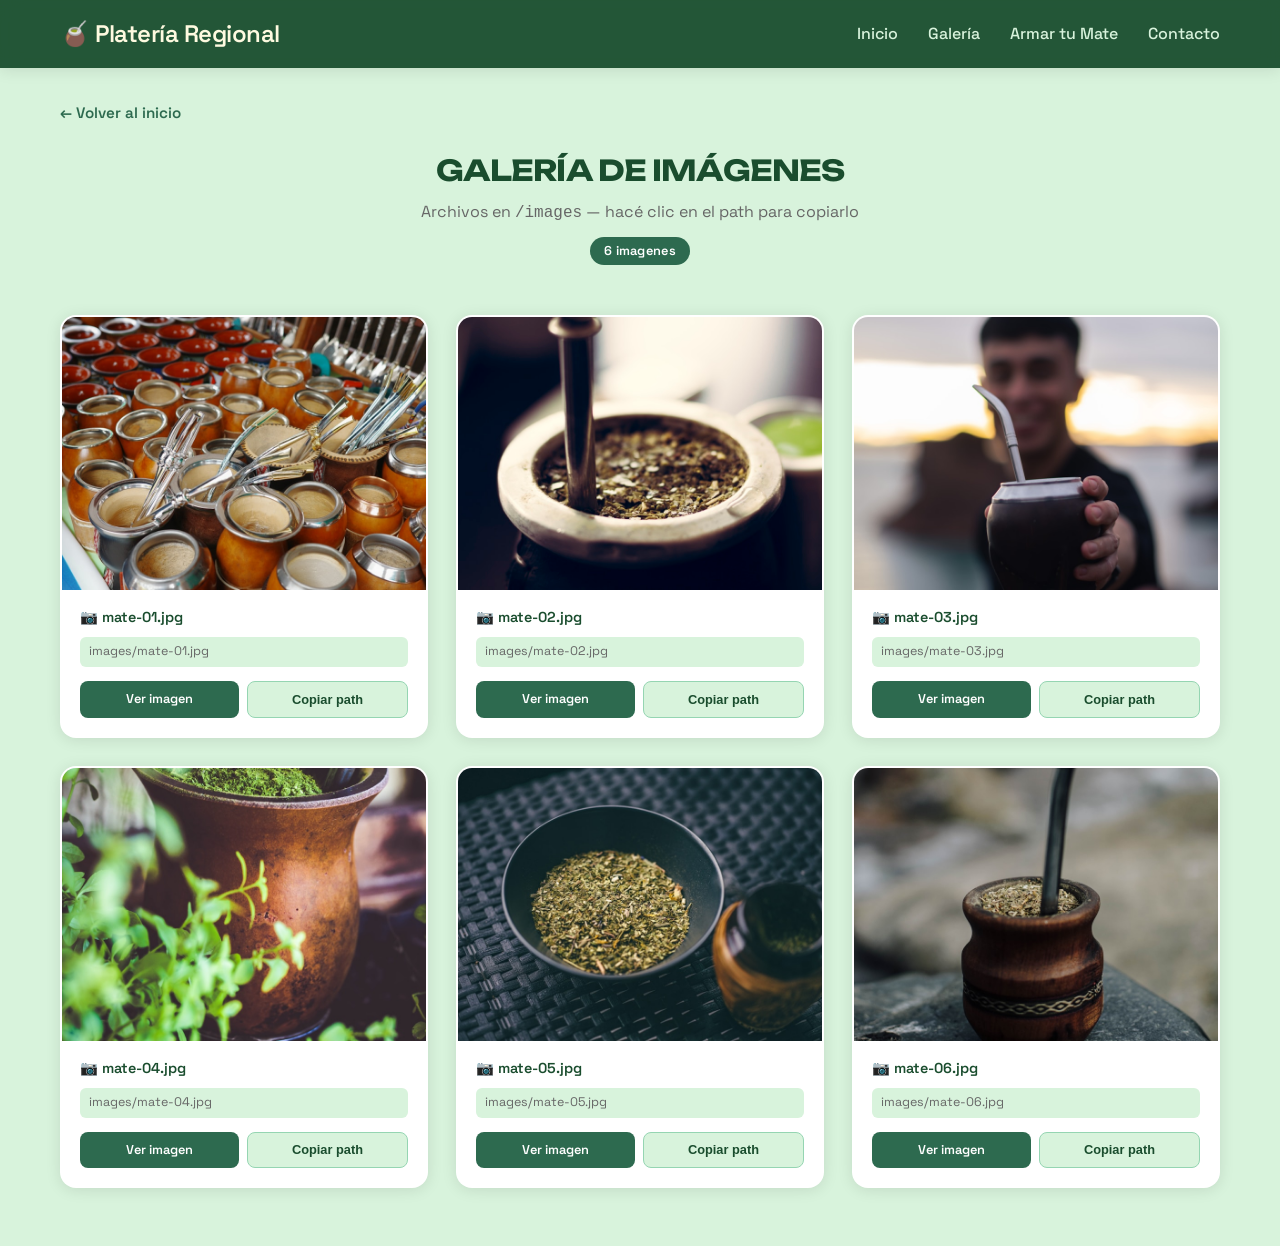
<file: galeria.html>
<!DOCTYPE html>
<html lang="es">
<head>
    <meta charset="UTF-8">
    <meta name="viewport" content="width=device-width, initial-scale=1.0">
    <title>Galería de Imágenes — Platería Regional</title>
    <link rel="stylesheet" href="styles.css">
    <link rel="preconnect" href="https://fonts.googleapis.com">
    <link rel="preconnect" href="https://fonts.gstatic.com" crossorigin>
    <link href="https://fonts.googleapis.com/css2?family=Unbounded:wght@300;400;700;900&family=Space+Grotesk:wght@300;400;500;600&display=swap" rel="stylesheet">
    <style>
        .galeria-page {
            min-height: 100vh;
            padding: 100px 0 60px;
            background: var(--verde-palido);
        }

        .galeria-header {
            text-align: center;
            margin-bottom: 50px;
        }

        .galeria-header h1 {
            font-size: 1.8rem;
            text-transform: uppercase;
            letter-spacing: -0.03em;
            color: var(--verde-oscuro);
            margin-bottom: 12px;
        }

        .galeria-header p {
            color: var(--gris);
            font-size: 1rem;
        }

        .galeria-header a {
            color: var(--verde-medio);
            font-weight: 600;
            text-decoration: none;
        }

        .galeria-header a:hover {
            color: var(--verde-oscuro);
            text-decoration: underline;
        }

        .galeria-grid {
            display: grid;
            grid-template-columns: repeat(auto-fill, minmax(280px, 1fr));
            gap: 28px;
        }

        .galeria-card {
            background: var(--blanco);
            border-radius: 16px;
            overflow: hidden;
            box-shadow: var(--sombra-suave);
            transition: var(--transicion);
            border: 2px solid transparent;
            display: flex;
            flex-direction: column;
        }

        .galeria-card:hover {
            transform: translateY(-5px);
            box-shadow: var(--sombra-media);
            border-color: var(--verde-agua);
        }

        .galeria-card-img {
            width: 100%;
            aspect-ratio: 4/3;
            object-fit: cover;
            display: block;
            background: var(--verde-palido);
        }

        .galeria-card-info {
            padding: 16px 18px 18px;
            display: flex;
            flex-direction: column;
            gap: 8px;
            flex-grow: 1;
        }

        .galeria-card-filename {
            font-family: 'Space Grotesk', monospace;
            font-size: 0.9rem;
            font-weight: 600;
            color: var(--verde-oscuro);
            word-break: break-all;
        }

        .galeria-card-path {
            font-family: 'Space Grotesk', monospace;
            font-size: 0.78rem;
            color: var(--gris);
            background: var(--verde-palido);
            padding: 5px 9px;
            border-radius: 6px;
            word-break: break-all;
            user-select: all;
        }

        .galeria-card-actions {
            display: flex;
            gap: 8px;
            margin-top: 6px;
        }

        .galeria-btn {
            flex: 1;
            padding: 8px 10px;
            font-size: 0.8rem;
            font-weight: 600;
            border: none;
            border-radius: 8px;
            cursor: pointer;
            transition: var(--transicion);
            text-align: center;
            text-decoration: none;
            display: inline-block;
        }

        .galeria-btn-open {
            background: var(--verde-medio);
            color: var(--blanco);
        }

        .galeria-btn-open:hover {
            background: var(--verde-oscuro);
        }

        .galeria-btn-copy {
            background: var(--verde-palido);
            color: var(--verde-oscuro);
            border: 1.5px solid var(--verde-menta);
        }

        .galeria-btn-copy:hover {
            background: var(--verde-menta);
        }

        .galeria-btn-copy.copied {
            background: var(--dorado);
            color: var(--blanco);
            border-color: var(--dorado);
        }

        .galeria-empty {
            text-align: center;
            padding: 60px 20px;
            color: var(--gris);
            font-size: 1rem;
        }

        .galeria-stats {
            display: inline-block;
            background: var(--verde-medio);
            color: var(--blanco);
            font-size: 0.8rem;
            font-weight: 600;
            padding: 4px 14px;
            border-radius: 20px;
            margin-top: 10px;
            letter-spacing: 0.02em;
        }

        .back-link {
            display: inline-flex;
            align-items: center;
            gap: 8px;
            color: var(--verde-medio);
            font-weight: 600;
            font-size: 0.95rem;
            text-decoration: none;
            margin-bottom: 30px;
            transition: var(--transicion);
        }

        .back-link:hover {
            color: var(--verde-oscuro);
            gap: 12px;
        }

        @media (max-width: 768px) {
            .galeria-grid {
                grid-template-columns: repeat(auto-fill, minmax(240px, 1fr));
                gap: 18px;
            }
        }

        @media (max-width: 480px) {
            .galeria-grid {
                grid-template-columns: 1fr;
            }
        }
    </style>
</head>
<body>
    <!-- Navegación -->
    <nav class="navbar">
        <div class="nav-container">
            <a href="index.html" class="logo">🧉 Platería Regional</a>
            <ul class="nav-links">
                <li><a href="index.html#inicio">Inicio</a></li>
                <li><a href="index.html#galeria">Galería</a></li>
                <li><a href="index.html#configurador">Armar tu Mate</a></li>
                <li><a href="index.html#contacto">Contacto</a></li>
            </ul>
        </div>
    </nav>

    <main class="galeria-page">
        <div class="container">
            <a href="index.html" class="back-link">← Volver al inicio</a>

            <div class="galeria-header">
                <h1>Galería de Imágenes</h1>
                <p>Archivos en <code>/images</code> — hacé clic en el path para copiarlo</p>
                <span class="galeria-stats" id="galeria-count">Cargando...</span>
            </div>

            <div class="galeria-grid" id="galeriaGrid">
                <!-- Se llena dinámicamente con JS -->
            </div>
        </div>
    </main>

    <script>
        // Lista de imágenes en /images
        // Para agregar una imagen nueva, solo sumá una entrada a este array
        const IMAGES = [
            { filename: 'mate-01.jpg', alt: 'Mates con bombillas artesanales' },
            { filename: 'mate-02.jpg', alt: 'Yerba mate en recipiente artesanal' },
            { filename: 'mate-03.jpg', alt: 'Tomando mate al atardecer' },
            { filename: 'mate-04.jpg', alt: 'Yerba mate natural' },
            { filename: 'mate-05.jpg', alt: 'Bowl de yerba mate' },
            { filename: 'mate-06.jpg', alt: 'Mate artesanal con bombilla plateada' },
        ];

        const BASE_PATH = 'images/';

        function buildGaleria() {
            const grid = document.getElementById('galeriaGrid');
            const countEl = document.getElementById('galeria-count');

            countEl.textContent = `${IMAGES.length} imagen${IMAGES.length !== 1 ? 'es' : ''}`;

            if (IMAGES.length === 0) {
                grid.innerHTML = '<p class="galeria-empty">No hay imágenes en /images todavía.</p>';
                return;
            }

            grid.innerHTML = IMAGES.map(img => {
                const path = BASE_PATH + img.filename;
                return `
                    <div class="galeria-card">
                        <img
                            class="galeria-card-img"
                            src="${path}"
                            alt="${img.alt}"
                            loading="lazy"
                            onerror="this.style.background='#d8f3dc'; this.style.display='block'; this.style.minHeight='200px';"
                        >
                        <div class="galeria-card-info">
                            <span class="galeria-card-filename">📷 ${img.filename}</span>
                            <code class="galeria-card-path">${path}</code>
                            <div class="galeria-card-actions">
                                <a class="galeria-btn galeria-btn-open" href="${path}" target="_blank" rel="noopener">Ver imagen</a>
                                <button class="galeria-btn galeria-btn-copy" onclick="copyPath(this, '${path}')">Copiar path</button>
                            </div>
                        </div>
                    </div>
                `;
            }).join('');
        }

        function copyPath(btn, path) {
            navigator.clipboard.writeText(path).then(() => {
                btn.textContent = '✓ Copiado';
                btn.classList.add('copied');
                setTimeout(() => {
                    btn.textContent = 'Copiar path';
                    btn.classList.remove('copied');
                }, 1800);
            }).catch(() => {
                // Fallback para navegadores sin clipboard API
                const input = document.createElement('input');
                input.value = path;
                document.body.appendChild(input);
                input.select();
                document.execCommand('copy');
                document.body.removeChild(input);
                btn.textContent = '✓ Copiado';
                btn.classList.add('copied');
                setTimeout(() => {
                    btn.textContent = 'Copiar path';
                    btn.classList.remove('copied');
                }, 1800);
            });
        }

        // Navbar scroll effect (igual que index)
        window.addEventListener('scroll', () => {
            const navbar = document.querySelector('.navbar');
            navbar.style.background = window.scrollY > 50
                ? 'rgba(26, 77, 46, 0.98)'
                : 'rgba(26, 77, 46, 0.95)';
        });

        buildGaleria();
    </script>
</body>
</html>
</file>
<file: styles.css>
/* ============================
   MATES DEL IBERÁ - Estilos
   Tema: Esteros del Iberá
   Colores: Verdes naturales
   ============================ */

:root {
    /* Paleta de colores Iberá */
    --verde-oscuro: #1a4d2e;
    --verde-medio: #2d6a4f;
    --verde-claro: #40916c;
    --verde-agua: #52b788;
    --verde-menta: #95d5b2;
    --verde-palido: #d8f3dc;
    --crema: #fefae0;
    --marron: #5c4033;
    --marron-claro: #8b7355;
    --dorado: #c9a227;
    --blanco: #ffffff;
    --negro: #1a1a1a;
    --gris-oscuro: #333333;
    --gris: #666666;
    
    /* Sombras */
    --sombra-suave: 0 2px 15px rgba(0, 0, 0, 0.1);
    --sombra-media: 0 4px 25px rgba(0, 0, 0, 0.15);
    --sombra-fuerte: 0 8px 40px rgba(0, 0, 0, 0.2);
    
    /* Transiciones */
    --transicion: all 0.3s ease;
}

* {
    margin: 0;
    padding: 0;
    box-sizing: border-box;
}

html {
    scroll-behavior: smooth;
}

body {
    font-family: 'Space Grotesk', sans-serif;
    color: var(--gris-oscuro);
    line-height: 1.6;
    background-color: var(--verde-palido);
}

h1, h2, h3, h4 {
    font-family: 'Unbounded', sans-serif;
    color: var(--verde-oscuro);
    letter-spacing: -0.03em;
    line-height: 1.1;
}

.container {
    max-width: 1200px;
    margin: 0 auto;
    padding: 0 20px;
}

/* ============================
   NAVEGACIÓN
   ============================ */

.navbar {
    position: fixed;
    top: 0;
    left: 0;
    right: 0;
    background: rgba(26, 77, 46, 0.95);
    backdrop-filter: blur(10px);
    z-index: 1000;
    padding: 15px 0;
    box-shadow: var(--sombra-suave);
}

.nav-container {
    max-width: 1200px;
    margin: 0 auto;
    padding: 0 20px;
    display: flex;
    justify-content: space-between;
    align-items: center;
}

.logo {
    font-family: 'Space Grotesk', sans-serif;
    font-size: 1.5rem;
    font-weight: 600;
    color: var(--crema);
    text-decoration: none;
    letter-spacing: -0.02em;
}

.nav-links {
    display: flex;
    list-style: none;
    gap: 30px;
}

.nav-links a {
    color: var(--verde-palido);
    text-decoration: none;
    font-weight: 500;
    transition: var(--transicion);
    position: relative;
}

.nav-links a:hover {
    color: var(--dorado);
}

.nav-links a::after {
    content: '';
    position: absolute;
    bottom: -5px;
    left: 0;
    width: 0;
    height: 2px;
    background: var(--dorado);
    transition: var(--transicion);
}

.nav-links a:hover::after {
    width: 100%;
}

/* ============================
   HERO SECTION
   ============================ */

.hero {
    min-height: 100vh;
    display: flex;
    align-items: center;
    justify-content: center;
    position: relative;
    background: linear-gradient(135deg, var(--verde-oscuro) 0%, var(--verde-medio) 50%, var(--verde-claro) 100%);
    overflow: hidden;
}

.hero::before {
    content: '';
    position: absolute;
    top: 0;
    left: 0;
    right: 0;
    bottom: 0;
    background-image: url("data:image/svg+xml,%3Csvg width='60' height='60' viewBox='0 0 60 60' xmlns='http://www.w3.org/2000/svg'%3E%3Cg fill='none' fill-rule='evenodd'%3E%3Cg fill='%23ffffff' fill-opacity='0.05'%3E%3Cpath d='M36 34v-4h-2v4h-4v2h4v4h2v-4h4v-2h-4zm0-30V0h-2v4h-4v2h4v4h2V6h4V4h-4zM6 34v-4H4v4H0v2h4v4h2v-4h4v-2H6zM6 4V0H4v4H0v2h4v4h2V6h4V4H6z'/%3E%3C/g%3E%3C/g%3E%3C/svg%3E");
    opacity: 0.3;
}

.hero-overlay {
    position: absolute;
    top: 0;
    left: 0;
    right: 0;
    bottom: 0;
    background: radial-gradient(circle at center, transparent 0%, rgba(0, 0, 0, 0.3) 100%);
}

.hero-content {
    position: relative;
    text-align: center;
    padding: 20px;
    max-width: 800px;
}

.hero h1 {
    font-size: 2.6rem;
    color: var(--crema);
    margin-bottom: 20px;
    text-shadow: 2px 2px 10px rgba(0, 0, 0, 0.3);
    animation: fadeInUp 1s ease;
    letter-spacing: -0.04em;
    line-height: 1.05;
    text-transform: uppercase;
}

.hero p {
    font-size: 1.3rem;
    color: var(--verde-palido);
    margin-bottom: 40px;
    animation: fadeInUp 1s ease 0.2s both;
}

.btn-primary {
    display: inline-block;
    padding: 18px 40px;
    background: linear-gradient(135deg, var(--dorado) 0%, #e6b800 100%);
    color: var(--verde-oscuro);
    text-decoration: none;
    font-weight: 600;
    font-size: 1.1rem;
    border-radius: 50px;
    transition: var(--transicion);
    box-shadow: var(--sombra-media);
    animation: fadeInUp 1s ease 0.4s both;
    border: none;
    cursor: pointer;
}

.btn-primary:hover {
    transform: translateY(-3px);
    box-shadow: var(--sombra-fuerte);
    background: linear-gradient(135deg, #e6b800 0%, var(--dorado) 100%);
}

.scroll-indicator {
    position: absolute;
    bottom: 30px;
    left: 50%;
    transform: translateX(-50%);
    animation: bounce 2s infinite;
}

.scroll-indicator span {
    font-size: 2rem;
    color: var(--verde-palido);
}

@keyframes fadeInUp {
    from {
        opacity: 0;
        transform: translateY(30px);
    }
    to {
        opacity: 1;
        transform: translateY(0);
    }
}

@keyframes bounce {
    0%, 20%, 50%, 80%, 100% {
        transform: translateX(-50%) translateY(0);
    }
    40% {
        transform: translateX(-50%) translateY(-15px);
    }
    60% {
        transform: translateX(-50%) translateY(-7px);
    }
}

/* ============================
   CARACTERÍSTICAS
   ============================ */

.features {
    padding: 80px 0;
    background: var(--blanco);
}

.features .container {
    display: grid;
    grid-template-columns: repeat(auto-fit, minmax(280px, 1fr));
    gap: 40px;
}

.feature {
    text-align: center;
    padding: 40px 30px;
    border-radius: 20px;
    background: linear-gradient(145deg, var(--verde-palido) 0%, var(--blanco) 100%);
    transition: var(--transicion);
}

.feature:hover {
    transform: translateY(-10px);
    box-shadow: var(--sombra-media);
}

.feature-icon {
    font-size: 3rem;
    margin-bottom: 20px;
}

.feature h3 {
    font-size: 1.1rem;
    margin-bottom: 15px;
    color: var(--verde-oscuro);
    text-transform: uppercase;
    letter-spacing: -0.02em;
}

.feature p {
    color: var(--gris);
}

/* ============================
   GALERÍA
   ============================ */

.gallery {
    padding: 100px 0;
    background: linear-gradient(180deg, var(--verde-palido) 0%, var(--verde-menta) 100%);
}

.section-title {
    text-align: center;
    font-size: 1.8rem;
    margin-bottom: 10px;
    color: var(--verde-oscuro);
    text-transform: uppercase;
    letter-spacing: -0.03em;
}

.section-subtitle {
    text-align: center;
    color: var(--gris);
    font-size: 1.1rem;
    margin-bottom: 50px;
}

.section-subtitle a {
    color: var(--verde-medio);
    text-decoration: none;
    font-weight: 600;
    transition: var(--transicion);
}

.section-subtitle a:hover {
    color: var(--verde-oscuro);
    text-decoration: underline;
}

.gallery-grid {
    display: grid;
    grid-template-columns: repeat(auto-fit, minmax(300px, 1fr));
    gap: 25px;
}

.gallery-item {
    position: relative;
    border-radius: 15px;
    overflow: hidden;
    cursor: pointer;
    aspect-ratio: 4/3;
}

.gallery-item img {
    width: 100%;
    height: 100%;
    object-fit: cover;
    transition: var(--transicion);
}

.gallery-overlay {
    position: absolute;
    bottom: 0;
    left: 0;
    right: 0;
    padding: 20px;
    background: linear-gradient(transparent, rgba(26, 77, 46, 0.9));
    transform: translateY(100%);
    transition: var(--transicion);
}

.gallery-overlay span {
    color: var(--crema);
    font-weight: 500;
}

.gallery-item:hover img {
    transform: scale(1.1);
}

.gallery-item:hover .gallery-overlay {
    transform: translateY(0);
}

/* ============================
   CONFIGURADOR
   ============================ */

.configurator {
    padding: 100px 0;
    background: var(--blanco);
    position: relative;
}

/* Progress Bar */
.progress-bar {
    display: flex;
    justify-content: center;
    align-items: center;
    margin-bottom: 50px;
    flex-wrap: wrap;
    gap: 10px;
}

.progress-step {
    display: flex;
    flex-direction: column;
    align-items: center;
    gap: 8px;
}

.step-number {
    width: 45px;
    height: 45px;
    border-radius: 50%;
    background: var(--verde-palido);
    color: var(--verde-medio);
    display: flex;
    align-items: center;
    justify-content: center;
    font-weight: 600;
    font-size: 1.1rem;
    transition: var(--transicion);
    border: 3px solid var(--verde-menta);
}

.progress-step.active .step-number,
.progress-step.completed .step-number {
    background: var(--verde-medio);
    color: var(--blanco);
    border-color: var(--verde-oscuro);
}

.progress-step span {
    font-size: 0.85rem;
    color: var(--gris);
    font-weight: 500;
}

.progress-step.active span {
    color: var(--verde-oscuro);
    font-weight: 600;
}

.progress-line {
    width: 40px;
    height: 3px;
    background: var(--verde-palido);
    margin: 0 10px;
}

/* Configurator Content */
.configurator-content {
    background: var(--verde-palido);
    border-radius: 25px;
    padding: 50px;
    box-shadow: var(--sombra-suave);
}

.config-step {
    display: none;
}

.config-step.active {
    display: block;
    animation: fadeInUp 0.5s ease;
}

.config-step h3 {
    text-align: center;
    font-size: 1.3rem;
    margin-bottom: 40px;
    color: var(--verde-oscuro);
    text-transform: uppercase;
    letter-spacing: -0.03em;
}

/* Options Grid */
.options-grid {
    display: grid;
    grid-template-columns: repeat(auto-fit, minmax(280px, 1fr));
    gap: 25px;
    margin-bottom: 40px;
}

/* Card with Image */
.option-card-img {
    background: var(--blanco);
    border-radius: 15px;
    overflow: hidden;
    cursor: pointer;
    transition: var(--transicion);
    border: 3px solid transparent;
    box-shadow: var(--sombra-suave);
    display: flex;
    flex-direction: column;
}

.option-card-img:hover {
    transform: translateY(-5px);
    box-shadow: var(--sombra-media);
    border-color: var(--verde-agua);
}

.option-card-img.selected {
    border-color: var(--verde-medio);
    background-color: #f0fdf4;
}

.option-card-img .card-img {
    width: 100%;
    height: 200px;
    object-fit: cover;
    border-bottom: 1px solid var(--verde-palido);
}

.option-card-img .card-content {
    padding: 20px;
    text-align: center;
    flex-grow: 1;
    display: flex;
    flex-direction: column;
    justify-content: space-between;
}

/* Simple Card (No image) */
.option-card.simple-card {
    background: var(--blanco);
    border-radius: 15px;
    padding: 40px 20px;
    text-align: center;
    cursor: pointer;
    transition: var(--transicion);
    border: 3px solid transparent;
    box-shadow: var(--sombra-suave);
    display: flex;
    flex-direction: column;
    align-items: center;
    justify-content: center;
    min-height: 200px;
}

.option-card.simple-card:hover {
    transform: translateY(-5px);
    box-shadow: var(--sombra-media);
    border-color: var(--verde-agua);
}

.option-card.simple-card.selected {
    border-color: var(--verde-medio);
    background: linear-gradient(145deg, var(--verde-palido) 0%, var(--blanco) 100%);
}

.option-icon-large {
    font-size: 4rem;
    margin-bottom: 15px;
}

/* Typography in cards */
.card-content h4, .option-card h4 {
    font-size: 1rem;
    margin-bottom: 10px;
    color: var(--verde-oscuro);
    font-weight: 700;
    text-transform: uppercase;
    letter-spacing: -0.02em;
}

.card-content p, .option-card p {
    font-size: 0.95rem;
    color: var(--gris);
    margin-bottom: 15px;
    line-height: 1.4;
}

.card-price, .option-card .price {
    display: block;
    font-size: 1.1rem;
    font-weight: 700;
    color: var(--dorado);
    margin-top: 8px;
}

/* Letter Input */
.letter-input {
    text-align: center;
    margin-top: 30px;
    background: white;
    padding: 20px;
    border-radius: 15px;
    box-shadow: var(--sombra-suave);
    max-width: 400px;
    margin-left: auto;
    margin-right: auto;
}

.letter-input.hidden {
    display: none !important;
}

.letter-input label {
    display: block;
    margin-bottom: 10px;
    color: var(--gris-oscuro);
    font-weight: 600;
}

.letter-input input {
    padding: 15px 20px;
    font-size: 1.5rem;
    text-align: center;
    text-transform: uppercase;
    border: 2px solid var(--verde-menta);
    border-radius: 10px;
    width: 200px;
    letter-spacing: 5px;
    transition: var(--transicion);
}

.letter-input input:focus {
    outline: none;
    border-color: var(--verde-medio);
    box-shadow: 0 0 0 4px rgba(45, 106, 79, 0.1);
}

/* Step Navigation */
.step-navigation {
    display: flex;
    justify-content: center;
    gap: 20px;
    margin-top: 50px;
}

.btn-prev, .btn-next {
    padding: 15px 35px;
    font-size: 1rem;
    font-weight: 600;
    border-radius: 50px;
    cursor: pointer;
    transition: var(--transicion);
    border: none;
}

.btn-prev {
    background: var(--blanco);
    color: var(--verde-medio);
    border: 2px solid var(--verde-medio);
}

.btn-prev:hover {
    background: var(--verde-palido);
}

.btn-next {
    background: var(--verde-medio);
    color: var(--blanco);
}

.btn-next:hover:not(:disabled) {
    background: var(--verde-oscuro);
    transform: translateY(-2px);
    box-shadow: var(--sombra-media);
}

.btn-next:disabled {
    background: var(--gris);
    cursor: not-allowed;
    opacity: 0.6;
}

/* ============================
   RESUMEN Y FORMULARIO
   ============================ */

.summary-form-container {
    display: grid;
    grid-template-columns: 1fr 1fr;
    gap: 40px;
}

.order-summary {
    background: var(--blanco);
    border-radius: 20px;
    padding: 30px;
    box-shadow: var(--sombra-suave);
}

.order-summary h3 {
    font-size: 1.5rem;
    margin-bottom: 25px;
    padding-bottom: 15px;
    border-bottom: 2px solid var(--verde-palido);
}

.summary-content {
    margin-bottom: 25px;
}

.summary-item {
    display: flex;
    justify-content: space-between;
    padding: 12px 0;
    border-bottom: 1px solid var(--verde-palido);
}

.summary-item .label {
    color: var(--gris-oscuro);
    font-weight: 600;
    display: block;
}

.summary-desc {
    display: block;
    font-size: 0.85rem;
    color: var(--gris);
    margin-top: 2px;
}

.summary-item .value {
    font-weight: 700;
    color: var(--verde-oscuro);
    white-space: nowrap;
    margin-left: 15px;
    align-self: center;
}

.total-price {
    display: flex;
    justify-content: space-between;
    font-size: 1.5rem;
    font-weight: 700;
    color: var(--verde-oscuro);
    padding-top: 20px;
    border-top: 3px solid var(--verde-medio);
}

.contact-form {
    background: var(--blanco);
    border-radius: 20px;
    padding: 30px;
    box-shadow: var(--sombra-suave);
}

.contact-form h3 {
    font-size: 1.5rem;
    margin-bottom: 25px;
    padding-bottom: 15px;
    border-bottom: 2px solid var(--verde-palido);
}

.form-group {
    margin-bottom: 20px;
}

.form-group label {
    display: block;
    margin-bottom: 8px;
    font-weight: 500;
    color: var(--gris-oscuro);
}

.form-group input,
.form-group textarea {
    width: 100%;
    padding: 14px 18px;
    font-size: 1rem;
    border: 2px solid var(--verde-palido);
    border-radius: 10px;
    transition: var(--transicion);
    font-family: 'Open Sans', sans-serif;
}

.form-group input:focus,
.form-group textarea:focus {
    outline: none;
    border-color: var(--verde-medio);
    box-shadow: 0 0 0 3px rgba(45, 106, 79, 0.2);
}

.btn-submit {
    width: 100%;
    padding: 18px;
    font-size: 1.1rem;
    font-weight: 600;
    background: linear-gradient(135deg, var(--verde-medio) 0%, var(--verde-claro) 100%);
    color: var(--blanco);
    border: none;
    border-radius: 50px;
    cursor: pointer;
    transition: var(--transicion);
}

.btn-submit:hover {
    background: linear-gradient(135deg, var(--verde-oscuro) 0%, var(--verde-medio) 100%);
    transform: translateY(-2px);
    box-shadow: var(--sombra-media);
}

/* ============================
   CONTACTO
   ============================ */

.contact {
    padding: 80px 0;
    background: linear-gradient(135deg, var(--verde-medio) 0%, var(--verde-oscuro) 100%);
    color: var(--blanco);
}

.contact .section-title {
    color: var(--crema);
}

.contact-info {
    display: flex;
    justify-content: center;
    gap: 60px;
    flex-wrap: wrap;
    margin-top: 40px;
}

.contact-item {
    text-align: center;
}

.contact-icon {
    font-size: 2.5rem;
    display: block;
    margin-bottom: 15px;
}

.contact-item p {
    color: var(--verde-palido);
    line-height: 1.8;
}

.contact-item a {
    color: var(--dorado);
    text-decoration: none;
    font-weight: 600;
    transition: var(--transicion);
}

.contact-item a:hover {
    color: var(--crema);
    text-decoration: underline;
}

/* ============================
   FOOTER
   ============================ */

.footer {
    background: var(--negro);
    color: var(--verde-palido);
    text-align: center;
    padding: 40px 20px;
}

.footer-note {
    font-size: 0.9rem;
    opacity: 0.7;
    margin-top: 10px;
}

.footer-social {
    margin-top: 15px;
}

.footer-social a {
    color: var(--dorado);
    text-decoration: none;
    font-weight: 500;
    transition: var(--transicion);
}

.footer-social a:hover {
    color: var(--verde-menta);
    text-decoration: underline;
}

/* ============================
   MODAL
   ============================ */

.modal {
    display: none;
    position: fixed;
    top: 0;
    left: 0;
    right: 0;
    bottom: 0;
    background: rgba(0, 0, 0, 0.7);
    z-index: 2000;
    align-items: center;
    justify-content: center;
}

.modal.active {
    display: flex;
}

.modal-content {
    background: var(--blanco);
    padding: 50px;
    border-radius: 25px;
    text-align: center;
    max-width: 450px;
    animation: fadeInUp 0.3s ease;
}

.modal-icon {
    font-size: 4rem;
    margin-bottom: 20px;
}

.modal-content h3 {
    font-size: 1.3rem;
    margin-bottom: 15px;
    text-transform: uppercase;
    letter-spacing: -0.02em;
}

.modal-content p {
    color: var(--gris);
    margin-bottom: 30px;
}

/* ============================
   UTILIDADES
   ============================ */

.hidden {
    display: none !important;
}

/* ============================
   RESPONSIVE
   ============================ */

@media (max-width: 768px) {
    .hero h1 {
        font-size: 1.6rem;
    }
    
    .hero p {
        font-size: 1rem;
    }
    
    .nav-links {
        display: none;
    }
    
    .section-title {
        font-size: 1.4rem;
    }
    
    .configurator-content {
        padding: 30px 20px;
    }
    
    .progress-bar {
        gap: 5px;
    }
    
    .progress-line {
        width: 15px;
    }
    
    .step-number {
        width: 35px;
        height: 35px;
        font-size: 0.95rem;
    }
    
    .progress-step span {
        font-size: 0.75rem;
    }
    
    .summary-form-container {
        grid-template-columns: 1fr;
    }
    
    .options-grid {
        grid-template-columns: 1fr;
    }
    
    .option-card-img {
        flex-direction: row;
        height: auto;
    }
    
    .option-card-img .card-img {
        width: 120px;
        height: 100%;
        min-height: 140px;
        border-bottom: none;
        border-right: 1px solid var(--verde-palido);
    }
    
    .contact-info {
        gap: 30px;
    }
}

@media (max-width: 480px) {
    .hero h1 {
        font-size: 1.3rem;
    }
    
    .btn-primary {
        padding: 15px 30px;
        font-size: 1rem;
    }
    
    .step-navigation {
        flex-direction: column;
    }
    
    .btn-prev, .btn-next {
        width: 100%;
    }
    
    .option-card-img {
        flex-direction: column;
    }
    
    .option-card-img .card-img {
        width: 100%;
        height: 180px;
        border-right: none;
        border-bottom: 1px solid var(--verde-palido);
    }
}

/* ============================
   SUB-SECCIONES DEL CONFIGURADOR
   ============================ */

.config-subsection {
    margin-bottom: 40px;
    padding-bottom: 30px;
    border-bottom: 1px solid var(--verde-menta);
}

.config-subsection:last-of-type {
    border-bottom: none;
    margin-bottom: 0;
}

.subsection-title {
    font-size: 0.85rem;
    font-weight: 700;
    color: var(--verde-medio);
    text-transform: uppercase;
    letter-spacing: 0.05em;
    margin-bottom: 20px;
    padding-left: 4px;
    border-left: 3px solid var(--dorado);
    padding-left: 10px;
}

.options-grid-3 {
    display: grid;
    grid-template-columns: repeat(3, 1fr);
    gap: 20px;
    margin-bottom: 0;
}

.options-grid-4 {
    display: grid;
    grid-template-columns: repeat(4, 1fr);
    gap: 20px;
    margin-bottom: 0;
}

.text-input-group {
    text-align: center;
    margin-top: 20px;
    background: white;
    padding: 20px;
    border-radius: 15px;
    box-shadow: var(--sombra-suave);
    max-width: 400px;
    margin-left: auto;
    margin-right: auto;
}

.text-input-group label {
    display: block;
    margin-bottom: 10px;
    color: var(--gris-oscuro);
    font-weight: 600;
    font-size: 0.95rem;
}

.text-input-group input {
    padding: 12px 20px;
    font-size: 1.2rem;
    text-align: center;
    text-transform: uppercase;
    border: 2px solid var(--verde-menta);
    border-radius: 10px;
    width: 100%;
    max-width: 280px;
    letter-spacing: 3px;
    transition: var(--transicion);
    font-family: 'Space Grotesk', sans-serif;
}

.text-input-group input:focus {
    outline: none;
    border-color: var(--verde-medio);
    box-shadow: 0 0 0 4px rgba(45, 106, 79, 0.1);
}

@media (max-width: 768px) {
    .options-grid-3,
    .options-grid-4 {
        grid-template-columns: repeat(2, 1fr);
    }
}

@media (max-width: 480px) {
    .options-grid-3,
    .options-grid-4 {
        grid-template-columns: 1fr;
    }
}
</file>
